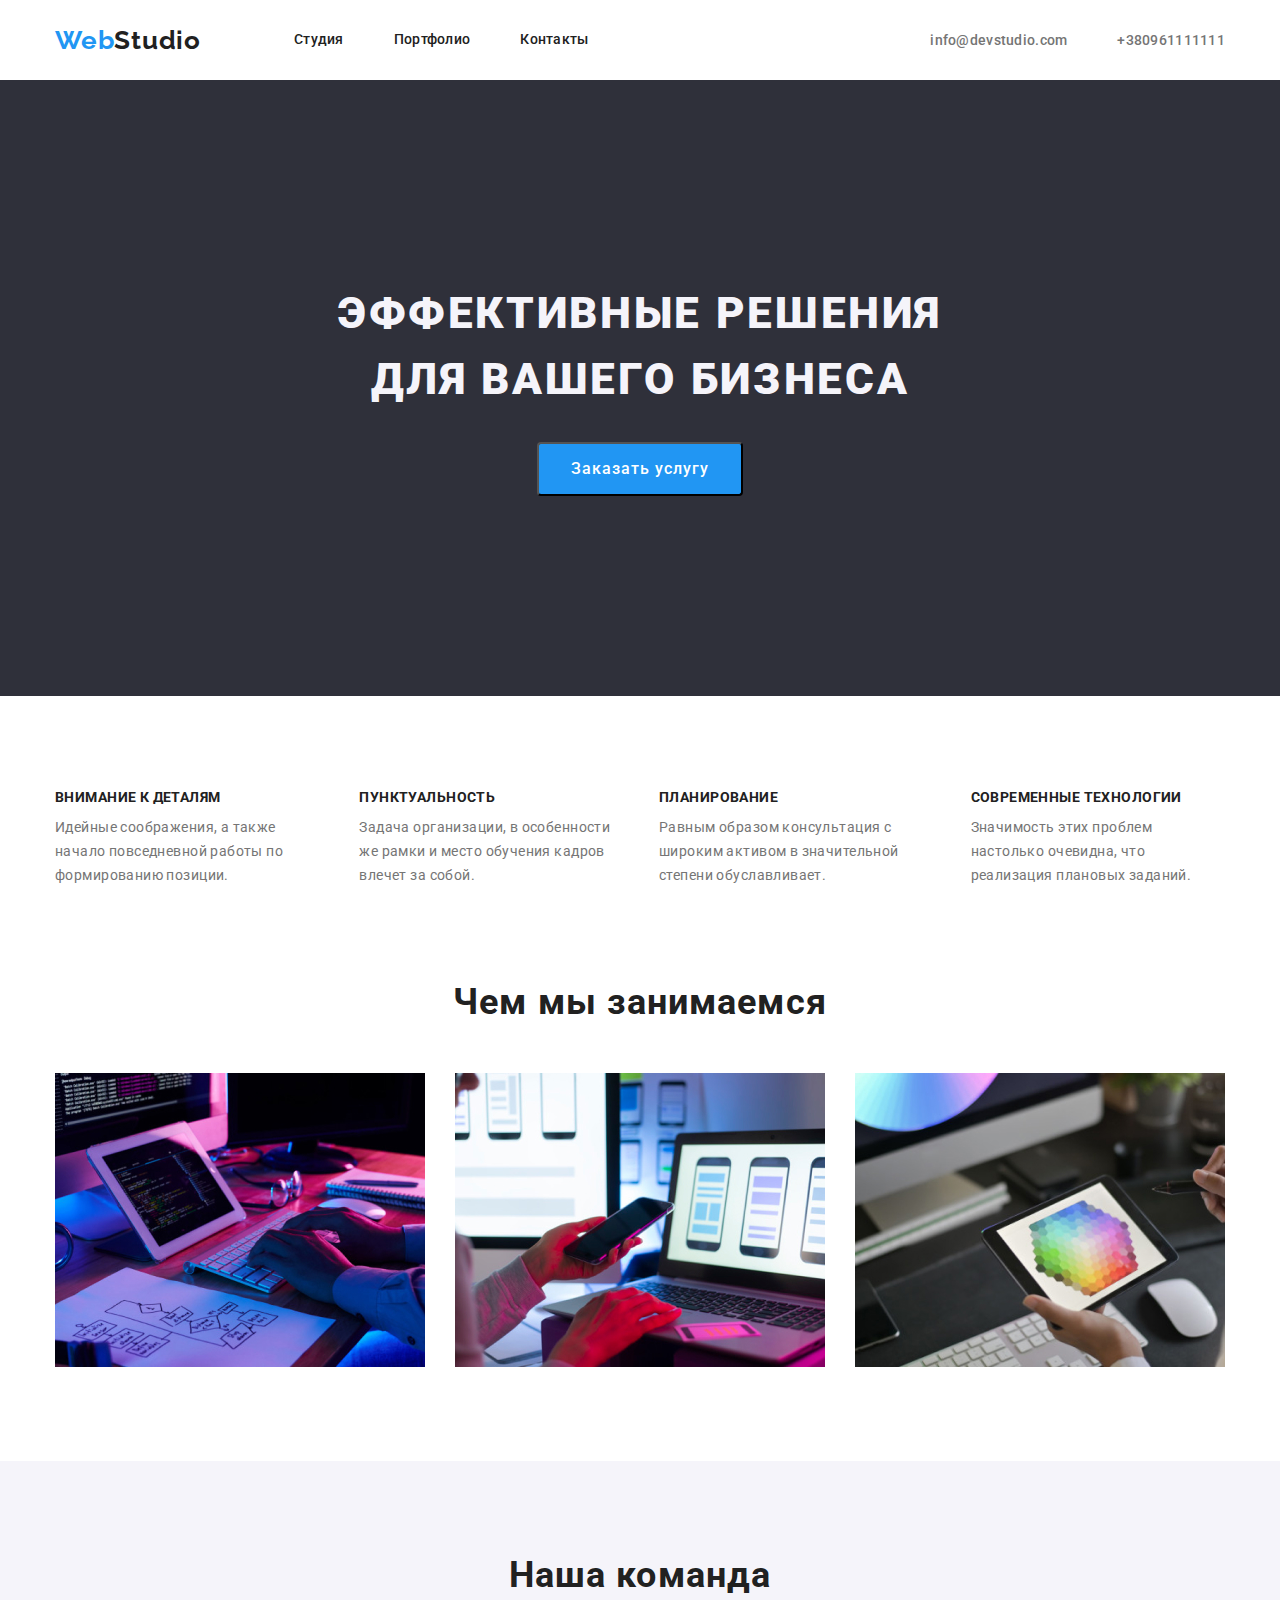
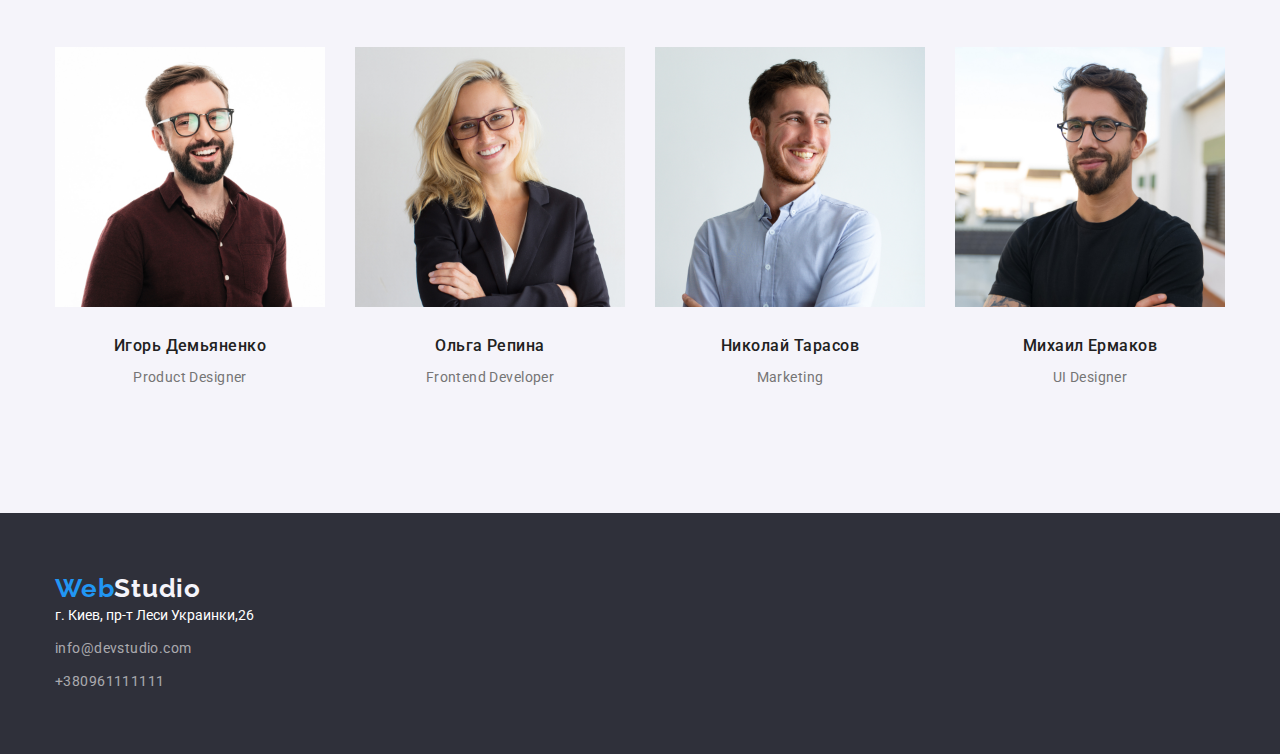
<file: index.html>
<!DOCTYPE html>
<html lang="ru">
  <head>
    <meta charset="UTF-8" />
    <meta http-equiv="X-UA-Compatible" content="IE=edge" />
    <meta name="viewport" content="width=device-width, initial-scale=1.0" />
    <title>Document</title>
    <link rel="preconnect" href="https://fonts.googleapis.com" />
    <link rel="preconnect" href="https://fonts.gstatic.com" crossorigin />
    <link
      href="https://fonts.googleapis.com/css2?family=Raleway:wght@700&family=Roboto:wght@400;500;700;900&display=swap"
      rel="stylesheet"
    />
    <link
      rel="stylesheet"
      href="https://cdnjs.cloudflare.com/ajax/libs/modern-normalize/1.1.0/modern-normalize.min.css"
    />

    <link rel="stylesheet" href="./css/style.css" />
  </head>
  <body>
    <header>
      <div class="container header-container">
        <a href="" class="logo">Web<span class="logo-color">Studio</span></a>
        <nav>
          <ul class="site-nav">
            <li class="site-nav-item"><a href="" class="site-nav-link">Студия</a></li>
            <li class="site-nav-item">
              <a href="./portfolio.html" class="site-nav-link">Портфолио</a>
            </li>
            <li class="site-nav-item"><a href="" class="site-nav-link">Контакты</a></li>
          </ul>
        </nav>
        <ul class="auth-nav">
          <li class="auth-nav-item">
            <a href="mailto:info@devstudio.com" class="auth-nav-link"
              >info@devstudio.com</a
            >
          </li>
          <li class="auth-nav-item">
            <a href="tel:+380961111111" class="auth-nav-link">+380961111111</a>
          </li>
        </ul>
      </div>
    </header>
    <main>
      <section class="hero">
        <div class="container">
        <h1 class="hero-title">Эффективные решения для вашего бизнеса</h1>
          <button type="button" class="button-index">Заказать услугу</button>
        </div>
        
      </section>
      <section class="section">
        <div class="container">
          <h2 class="visually-hidden">Наши преимущества</h2>
          <ul class="feature-list">
            <li class="item">
              <h3 class="feature-title">Внимание к деталям</h3>
              <p class="feature-text">
                Идейные соображения, а также начало повседневной работы по
                формированию позиции.
              </p>
            </li>

            <li class="item">
              <h3 class="feature-title">Пунктуальность</h3>
              <p class="feature-text">
                Задача организации, в особенности же рамки и место обучения
                кадров влечет за собой.
              </p>
            </li>

            <li class="item">
              <h3 class="feature-title">Планирование</h3>
              <p class="feature-text">
                Равным образом консультация с широким активом в значительной
                степени обуславливает.
              </p>
            </li>

            <li class="item">
              <h3 class="feature-title">Современные технологии</h3>
              <p class="feature-text">
                Значимость этих проблем настолько очевидна, что реализация
                плановых заданий.
              </p>
            </li>
          </ul>
        </div>
      </section>

      <section class="section work">
        <div class="container">
          <h2 class="work-title">Чем мы занимаемся</h2>
          <ul class="work-list">
            <li class="item">
              <img src="./images/img.jpg" alt="Чем мы занимаемся" width="370" />
            </li>
            <li class="item">
              <img
                src="./images/img-2.jpg"
                alt="Чем мы занимаемся"
                width="370"
              />
            </li>
            <li class="item">
              <img src="images/img-3.jpg" alt="Чем мы занимаемся" width="370" />
            </li>
          </ul>
        </div>
      </section>

      <section class="section team">
        <div class="container">
          <h2 class="team-title">Наша команда</h2>
        <ul class="team-list">
          <li class="team-item">
            <img src="./images/img-4.jpg" alt="Игорь Демьяненко" width="270" />
            <div class="div">
            <h3 class="team-name">Игорь Демьяненко</h3>
            <p class="team-text">Product Designer</p>
          </div>
          </li>

          <li class="team-item">
            <img src="./images/img-5.jpg" alt="Ольга Репина" width="270" />
            <div class="div">
            <h3 class="team-name">Ольга Репина</h3>
            <p class="team-text">Frontend Developer</p>
          </div>
          </li>

          <li class="team-item">
            <img src="./images/img-6.jpg" alt="Николай Тарасов" width="270" />
            <div class="div">
            <h3 class="team-name">Николай Тарасов</h3>
            <p class="team-text">Marketing</p>
          </div>
          </li>

          <li class="team-item">
            <img src="./images/img-7.jpg" alt="Михаил Ермаков" width="270" />
            <div class="div">
            <h3 class="team-name">Михаил Ермаков</h3>
            <p class="team-text">UI Designer</p>
          </div>
          </li>
        </div>
        </ul>
      </section>
    </main>
    <footer class="footer">
      <div  class="container">
      <a href="" class="footer-title"
        >Web<span class="footer-logo">Studio</span></a
      >
      <address>
        <ul>
          <li class="adress-item">
            <a href="" class="footer-nav">г. Киев, пр-т Леси Украинки,26</a>
          </li>
          <li class="adress-item">
            <a href="mailto:info@devstudio.com" class="adress"
              >info@devstudio.com</a
            >
          </li class="adress-item">
          <li><a href="tel:+380961111111" class="adress">+380961111111</a></li>
        </ul>
      </address>
      </div>
    </footer>
  </body>
</html>
</file>
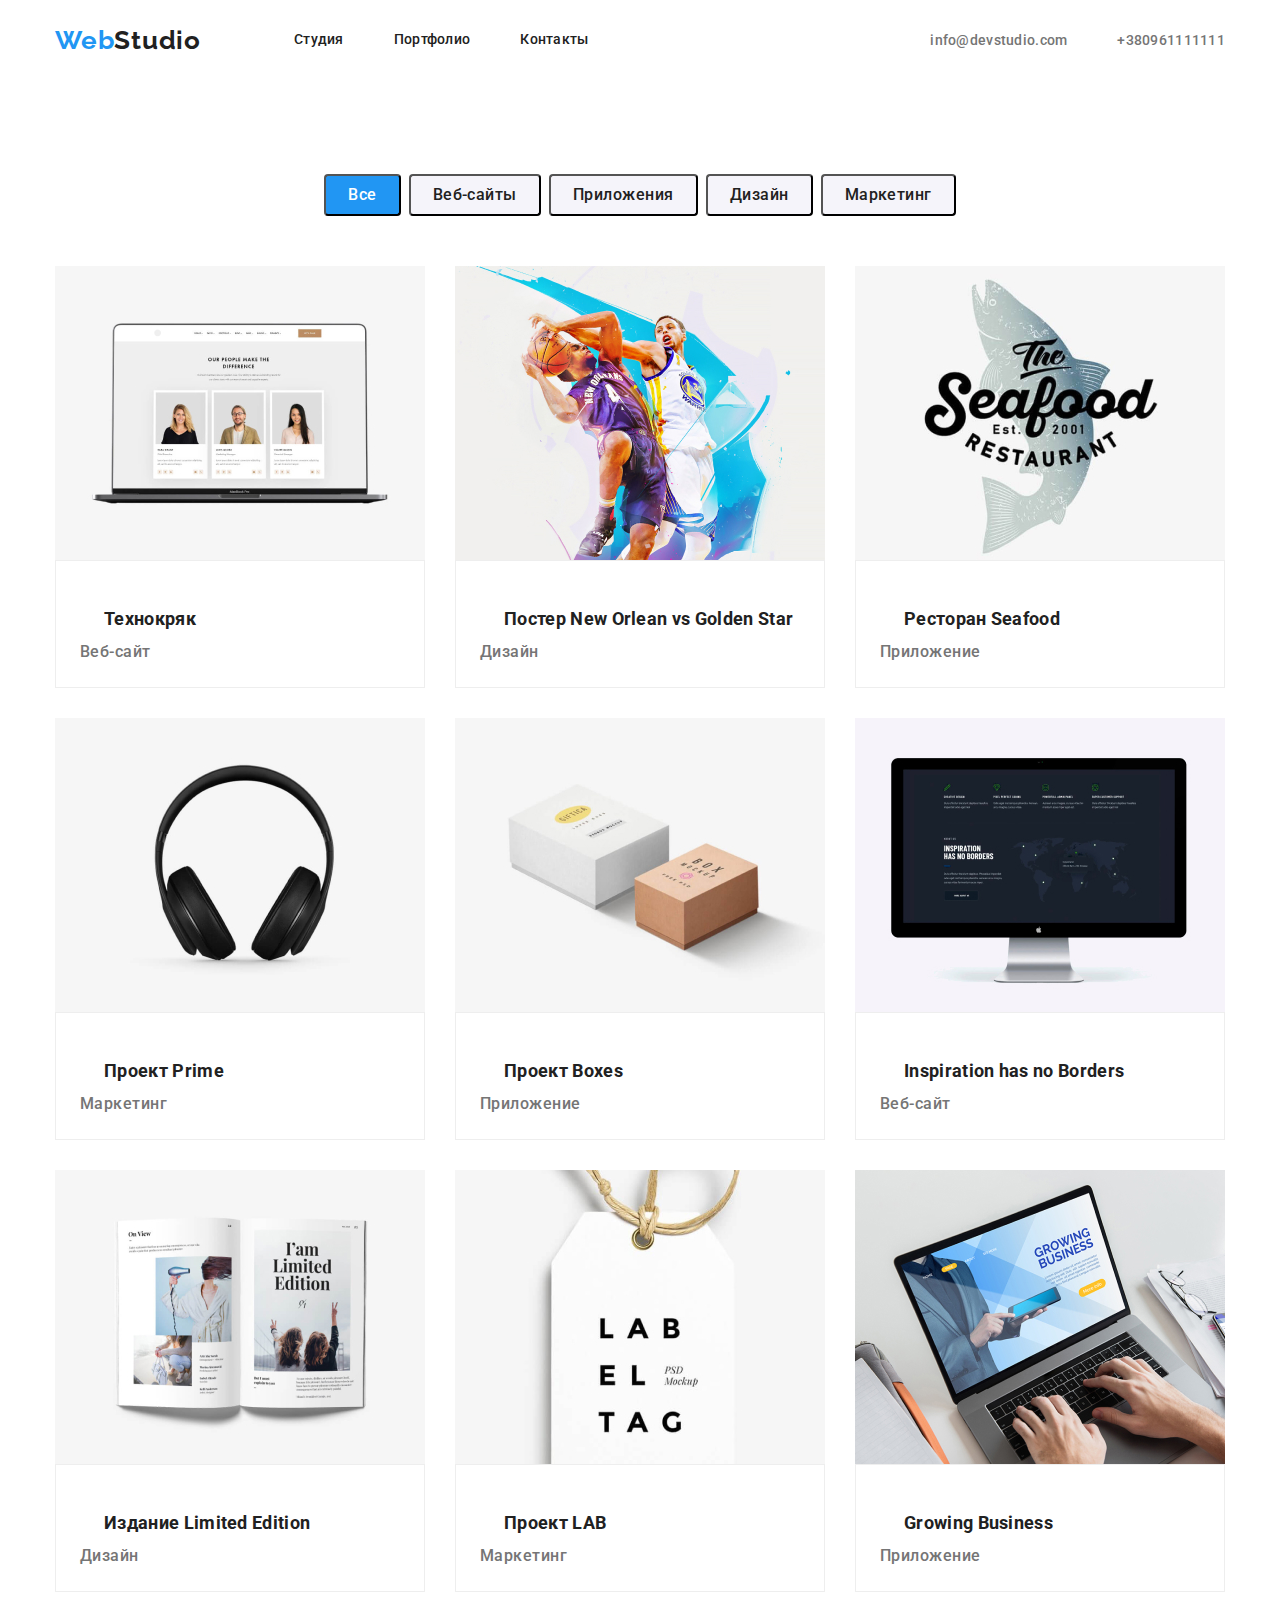
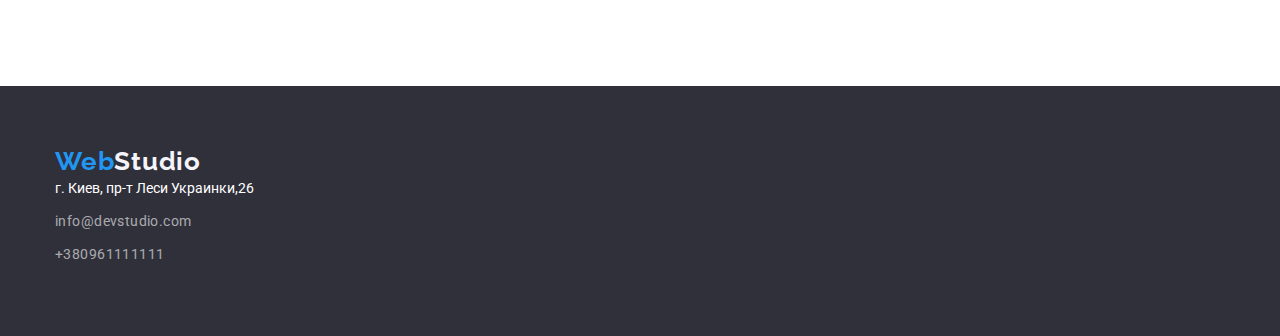
<file: portfolio.html>
<!DOCTYPE html>
<html lang="en">
  <head>
    <meta charset="UTF-8" />
    <meta http-equiv="X-UA-Compatible" content="IE=edge" />
    <meta name="viewport" content="width=device-width, initial-scale=1.0" />
    <title>Document</title>
    <link rel="preconnect" href="https://fonts.googleapis.com">
<link rel="preconnect" href="https://fonts.gstatic.com" crossorigin>
<link href="https://fonts.googleapis.com/css2?family=Raleway:wght@700&family=Roboto:wght@400;500;700;900&display=swap"
 rel="stylesheet">
 <link
      rel="stylesheet"
      href="https://cdnjs.cloudflare.com/ajax/libs/modern-normalize/1.1.0/modern-normalize.min.css"
    />
    <link rel="stylesheet" href="./css/style.css">
  </head>
  <body >
    <header>
      <div class="container header-container">
      <a href="" class="logo">Web<span class="logo-color">Studio</span></a>
      <nav>
        <ul class="site-nav">
          <li class="site-nav-item"><a href="" class="site-nav-link">Студия</a></li>
          <li class="site-nav-item"><a href="" class="site-nav-link">Портфолио</a></li> 
          <li class="site-nav-item"><a href="" class="site-nav-link">Контакты</a></li>
      </nav>
      <ul class="auth-nav">
        <li class="auth-nav-item"><a href="mailto:info@devstudio.com" class="auth-nav-link">info@devstudio.com</a></li>
        <li class="auth-nav-item"><a href="tel:+380961111111" class="auth-nav-link">+380961111111</a></li>
      </ul>
      </div>
    </header>
    <main>
      <section class="section">

        <div class="container">
      <h1 class="visually-hidden">PORTFOLIO</h1>
      <ul class="all-button">
        <li class="button-item"><button type="button" class="button-primary">Все</button></li>
        <li class="button-item"><button type="button" class="button">Веб-сайты</button></li>
        <li class="button-item"><button type="button" class="button">Приложения</button></li>
        <li class="button-item"><button type="button" class="button">Дизайн</button></li>
        <li class="button-item"><button type="button" class="button">Маркетинг</button></li>
      
    </ul>

      <ul class="card-set">
        <li class="card-item"><a href="" class="photo">
        <img src="./images/img-8.jpg" alt="Технокряк" width="370px">
        <div class="cards">
      <h2 class="text-img ">Технокряк</h2>
      <p class="paragraph">Веб-сайт</p>
      </div>
      </a>
    </li>

        <li class="card-item"><a href="" class="photo">
        <img src="./images/img-9.jpg" alt="Постер New Orlean vs Golden Star" width="370px">
        <div class="cards">
      <h2 class="text-img ">Постер New Orlean vs Golden Star</h2>
      <p class="paragraph">Дизайн</p>
      </div>
      </a>
    </li>
        
        <li class="card-item"><a href="" class="photo">
        <img src="./images/img-10.jpg" alt="Ресторан Seafood" width="370px">
        <div class="cards">
        <h2 class="text-img ">Ресторан Seafood</h2>
        <p class="paragraph">Приложение</p>
        <div>
        </a>
      </li>
        
        <li class="card-item"><a href="" class="photo">
        <img src="./images/img-11.jpg" alt="Проект Prime" width="370px">
        <div class="cards">
        <h2 class="text-img ">Проект Prime</h2>
        <p class="paragraph">Маркетинг</p>
        </div>
      </a>
      </li>
        
        <li class="card-item"><a href="" class="photo">
        <img src="./images/img-12.jpg" alt="Проект Boxes" width="370px">
        <div class="cards">
        <h2 class="text-img ">Проект Boxes</h2>
        <p class="paragraph">Приложение</p>
        </div>
      </a>
      </li>
        
        <li class="card-item"><a href="" class="photo">
        <img src="./images/img-13.jpg" alt="Inspiration has no Borders" width="370px">
        <div class="cards">
        <h2 class="text-img "> Inspiration has no Borders</h2>
        <p class="paragraph">Веб-сайт</p>    
      </div> 
      </a>    
      </li>

        <li class="card-item"><a href="" class="photo">
        <img src="./images/img-14.jpg" alt="Издание Limited Edition" width="370px">
        <div class="cards">
        <h2 class="text-img ">Издание Limited Edition</h2>
        <p class="paragraph">Дизайн</p>
       </div>
      </a>
      </li>

        <li class="card-item"><a href="" class="photo">
        <img src="./images/img-15.jpg" alt="Проект LAB" width="370px">
        <div class="cards">
        <h2 class="text-img ">Проект LAB</h2>
        <p class="paragraph">Маркетинг</p> 
         </div>
      </a>
      </li>

        <li class="card-item"><a href="" class="photo">
        <img src="./images/img-16.jpg" alt="Growing Business" width="370px">
        <div class="cards">
        <h2 class="text-img ">Growing Business</h2>
        <p class="paragraph">Приложение</p>
        </div>
      </a>
      </li>
    </div>
      </ul>
  </section>
    </main>

    <footer class="footer">
      <div  class="container">
      <a href="" class="footer-title"
        >Web<span class="footer-logo">Studio</span></a>
        <ul class="footer-nav">
          <li class="adress-item"><a href="" class="footer-nav">г. Киев, пр-т Леси Украинки,26</a></li>
          <li class="adress-item"><a href="mailto:info@devstudio.com" class="adress">info@devstudio.com</a></li>
          <li class="adress-item"><a href="tel:+380961111111" class="adress">+380961111111</a></li>
          </ul> 
      </div>
    </footer>
  </body>
</html>
</file>
<file: css/style.css>
:root {
  --primary-text-color: #757575;
  --title-text-color: #212121;
  --accent-color: #ffff;
  --bgc: #2196f3;
  --secondary-bgc: #2f303a;
  --body-bgc: #f5f4fa;
  --body-bgc-index: #f5f4fa;

  --card-set-gap: 30px;
}
body {
  background-color: #fff;
  color: #212121;
  font-family: "Roboto", sans-serif;
}
ul {
  list-style: none;

  margin: 0px;
  padding: 0px;
}
/* Site nav index html*/

header {
  border-bottom: 1px;
}
.container {
  width: 1200px;
  margin: 0 auto;
  padding: 0 15px;
}

.header-container {
  display: flex;
  align-items: center;
}

.logo {
  margin-right: 93px;

  color: var(--bgc);
  text-decoration: none;
  font-family: Raleway;
  font-weight: 700;
  font-size: 26px;
  line-height: 1.19;
  /* identical to box height */

  letter-spacing: 0.03em;
}

.logo-color {
  color: var(--title-text-color);
}

.name {
  color: var(--body-bgc);
}

.site-nav {
  display: flex;

  color: var(--title-text-color);
  font-weight: 500;
  font-size: 14px;
  line-height: 1.14;
  letter-spacing: 0.02em;
}
.site-nav-item {
  margin-right: 50px;
}
.site-nav-item:last-child {
  margin-right: 0px;
}
.site-nav-link {
  padding: 32px 0;
  display: block;

  color: var(--title-text-color);
  text-decoration: none;
  font-weight: 500;
  font-size: 14px;
  line-height: 1.14;
  letter-spacing: 0.02em;
}

.site-nav-link:hover,
.site-nav-link:focus {
  color: #2196f3;
}

.auth-nav {
  display: flex;
  margin-left: auto;
}

.auth-nav-item {
  margin-right: 50px;
}

.auth-nav-item:last-child {
  margin-right: 0px;
}

.auth-nav-link {
  color: var(--primary-text-color);
  text-decoration: none;
  font-weight: 500;
  font-size: 14px;
  line-height: 1.14;
  letter-spacing: 0.02em;
}

.auth-nav-link:hover,
.auth-nav-link:focus {
  color: #2196f3;
}

h1,
h2,
h3,
p {
  margin: 0%;
}

.hero {
  padding: 200px 0;
  background-color: var(--secondary-bgc);
  text-align: center;
}

.hero-title {
  margin-bottom: 30px;
  margin-left: auto;
  margin-right: auto;
  width: 696px;

  color: var(--body-bgc);
  font-size: 44px;
  line-height: 1.5;
  letter-spacing: 0.06em;
  text-transform: uppercase;
  font-weight: 900;
  text-align: center;
}

.section {
  padding: 94px 0;
}

.visually-hidden {
  position: absolute;
  clip: rect(0 0 0 0);
  width: 1px;
  height: 1px;
  margin: -1px;
}

/* Feature-list */
.feature-list {
  display: flex;
}

.feature-list .item {
  margin-right: 30px;
}
.item {
  margin-right: 30px;
}

.item:last-child {
  margin-right: 0px;
}

.feature-title {
  margin-bottom: 10px;

  color: var(--title-text-color);
  font-weight: 700;
  font-size: 14px;
  line-height: 1.14;
  letter-spacing: 0.03em;
  text-transform: uppercase;
}

.feature-text {
  color: var(--primary-text-color);
  font-size: 14px;
  line-height: 1.71;
  letter-spacing: 0.03em;
}

.work {
  padding-top: 0px;
}
img {
  display: block;
  max-width: 100%;
  height: auto;
}
.work-title {
  text-align: center;
}
.work-list {
  display: flex;
}

.work-title .item {
  margin-right: 30px;
}

.work-title.item:last-child {
  margin-right: 0px;
}

.work-title {
  margin-bottom: 50px;

  color: var(--title-text-color);
  font-family: "Roboto", sans-serif;
  font-weight: 700;
  font-size: 36px;
  line-height: 1.16;
  letter-spacing: 0.03em;
}

.team {
  background-color: var(--body-bgc-index);
}

.team-list {
  display: flex;
}

.team-title {
  margin-bottom: 50px;

  color: var(--title-text-color);
  font-family: Roboto;
  font-weight: 700;
  font-size: 36px;
  line-height: 1.16;
  text-align: center;
  letter-spacing: 0.03em;
}

.div {
  padding: 30px 0;
}
.team-name {
  margin-bottom: 10px;

  color: var(--title-text-color);
  font-weight: 500;
  font-size: 16px;
  line-height: 1, 18;
  /* identical to box height */

  text-align: center;
  letter-spacing: 0.03em;
}

.team-text {
  color: var(--primary-text-color);
  font-weight: 400;
  font-size: 14px;
  line-height: 1.71;
  letter-spacing: 0.03em;
  text-align: center;
}

.team-item {
  margin-right: 30px;
}

.team-item:last-child {
  margin-right: 0%;
}

/*Button*/

.all-button {
  display: flex;
  justify-content: center;
}

.button-index {
  padding: 10px 32px;
  min-width: 200px;

  background-color: var(--bgc);
  color: var(--accent-color);
  cursor: pointer;
  font-weight: 500;
  font-size: 16px;
  line-height: 1.87;
  letter-spacing: 0.06em;
  border-radius: 4px;
}
.button-index:hover,
.button-index:focus {
  color: var(--title-text-color);
}

.button {
  border-radius: 4px;
  padding: 6px 22px;
  min-width: 73px;

  color: var(--title-text-color);
  background: var(--body-bgc-index);
  cursor: pointer;
  font-weight: 500;
  font-size: 16px;
  line-height: 1.62;
  text-align: center;
  letter-spacing: 0.03em;
}
.button:hover,
button:focus {
  color: var(--bgc);
}
.button-item {
  margin-right: 8px;
}

.button-item:last-child {
  margin-right: 0px;
}
.button-primary {
  border-radius: 4px;
  padding: 6px 22px;
  min-width: 73px;

  background-color: var(--bgc);
  color: var(--accent-color);
  cursor: pointer;
  font-weight: 500;
  font-size: 16px;
  line-height: 1.62;
  text-align: center;
  letter-spacing: 0.03em;
}
.button-primary:hover,
.button-primary:focus {
  color: var(--title-text-color);
}

/* Card set */

.card-set {
  display: flex;
  flex-wrap: wrap;
  margin-left: calc(-1 * var(--card-set-gap));
  margin-bottom: calc(-1 * var(--card-set-gap));
}

.card-item {
  background: #ffffff;
  margin-bottom: 30px;

  margin-left: var(--card-set-gap);
  margin-bottom: var(--card-set-gap);
  flex-basis: calc(100% / 3 - var(--card-set-gap));
}
.cards {
  padding-top: 20px;
  padding-bottom: 20px;
  padding-right: 24px;
  padding-left: 24px;
  border: 1px solid #eeeeee;
}
.card {
  box-sizing: border-box;
  width: 370px;
  border-radius: 4px;
}

/* Footer WebStudio */

.footer {
  background-color: var(--secondary-bgc);
  padding: 60px 0;
}

.footer-title {
  margin-bottom: 20px;

  color: var(--bgc);
  text-decoration: none;
  font-family: Raleway;
  font-weight: 700;
  font-size: 26px;
  line-height: 1.19;
  letter-spacing: 0.03em;
}

.footer-nav {
  color: var(--accent-color);
  text-decoration: none;
  font-style: normal;
  font-size: 14px;
  line-height: 1.71;
  vertical-align: Top;
  letter-spacing: 3%;
}

.footer-nav:hover,
.footer-nav:focus {
  color: #2196f3;
}

.footer-title {
  margin-bottom: 20px;
}
.footer-logo {
  color: var(--body-bgc-index);
}

.adress-item {
  margin-bottom: 9px;
}

.adress-item :last-child {
  margin-bottom: 0px;
}

/* Portfolio 
  primary-text-color: #212121;
  secondary-text-color: #757575;
  accent-color: #2196f3; */

.portfolio {
  background-color: var(--body-bgc-index);
}

.all-button {
  margin-bottom: 50px;
  display: flex;
}

.photo {
  color: var(--primary-text-color);
  text-decoration: none;
  font-weight: 500;
  font-size: 16px;
  line-height: 1.87;
  letter-spacing: 0.02em;
}

.text-img {
  padding-top: 20px;
  padding-left: 24px;

  color: var(--title-text-color);
  font-size: 18px;
  line-height: 2;
}

.paragraph {
  font-weight: 400px;
  font-size: 16px;
  line-height: 30px;
  /* identical to box height, or 187% */

  letter-spacing: 0.03em;
}
.adress {
  margin-bottom: 9px;

  color: rgba(255, 255, 255, 0.6);
  text-decoration: none;
  font-style: normal;
  font-size: 14px;
  line-height: 1.71;
  /* or 171% */
  letter-spacing: 0.03em;
}
.adress:hover,
.adress:focus {
  color: #2196f3;
}
</file>
